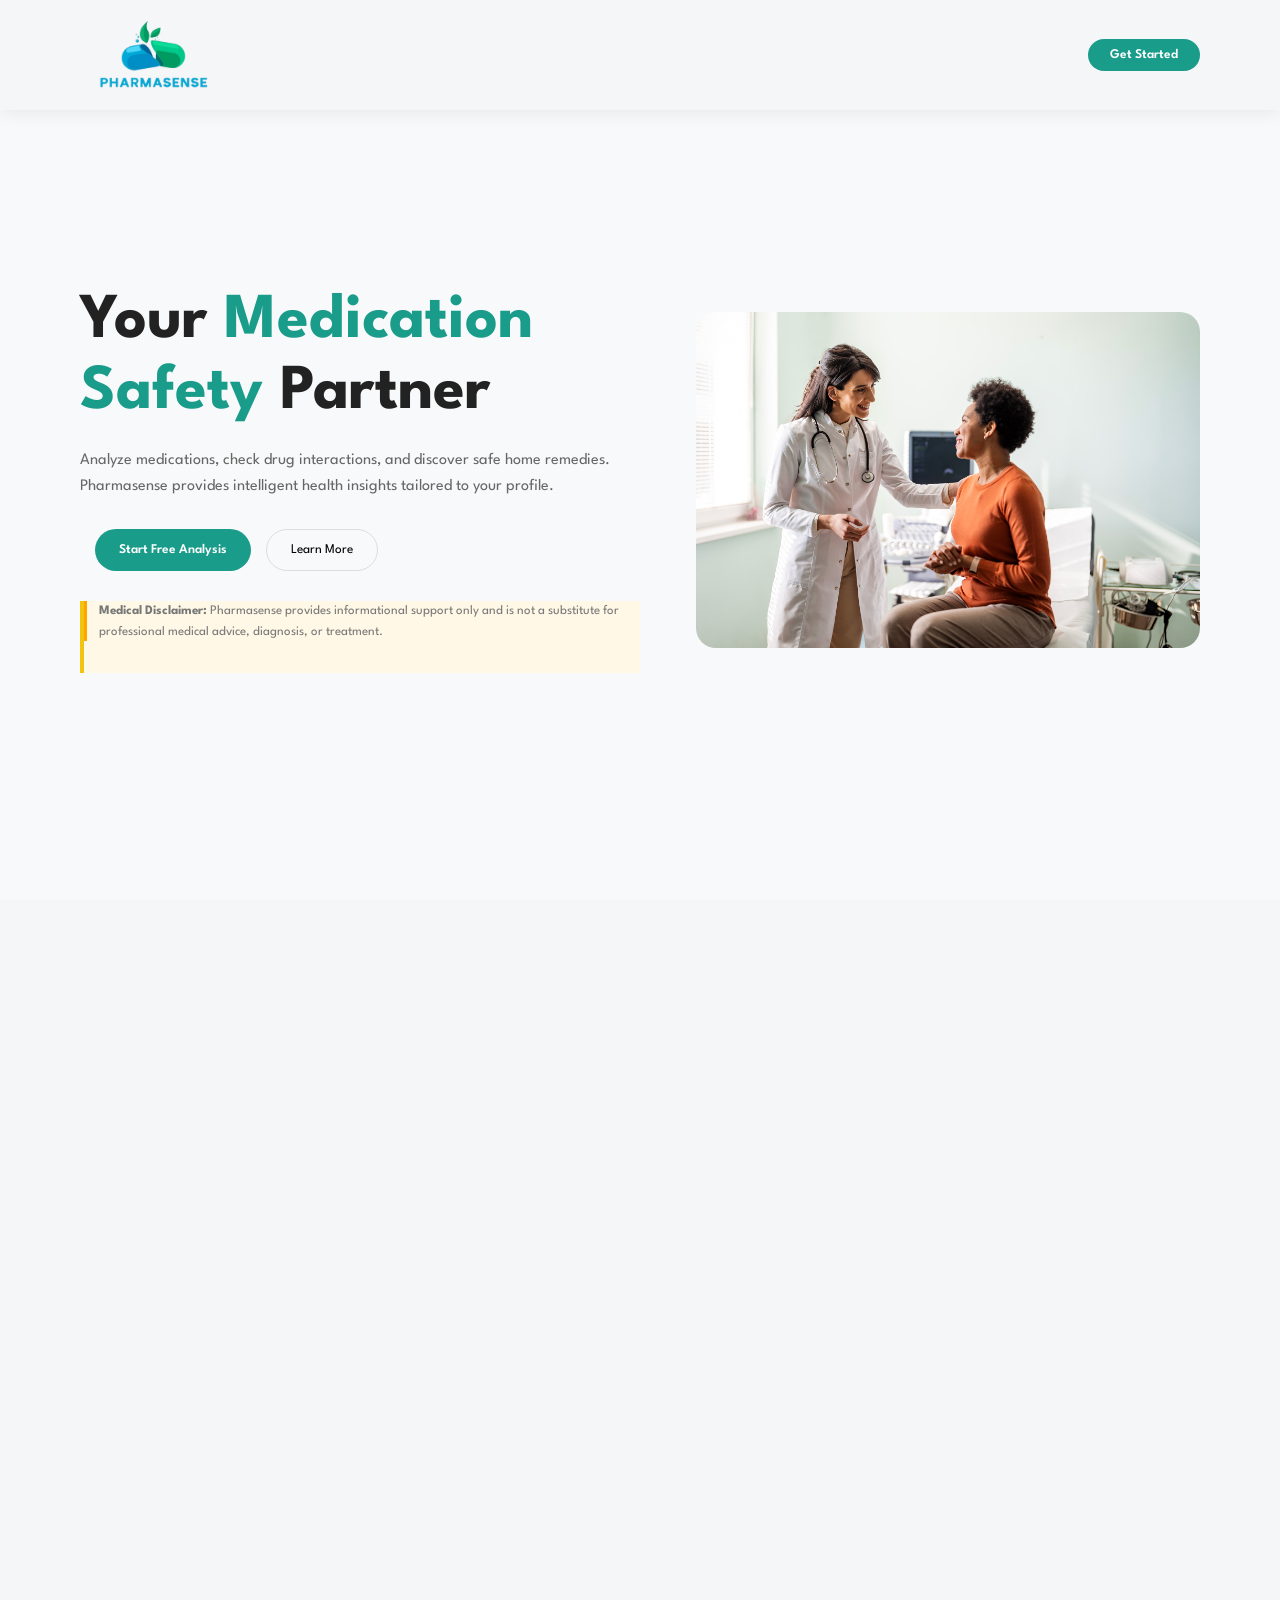
<file: index.html>
<html lang="en">
  <head>
    <meta charset="UTF-8" />
    <meta http-equiv="X-UA-Compatible" content="IE=edge" />
    <meta name="viewport" content="width=device-width, initial-scale=1.0" />

    <link
      rel="stylesheet"
      href="https://use.fontawesome.com/releases/v5.15.4/css/all.css"
    />
    <title>PharmaSense</title>
    <link rel="stylesheet" href="style.css" />
  </head>
  <body>
    <header id="header">
      <a href="#index.html"><img src="logo.png" class="logo" alt="" /></a>

      <div>
        <ul id="navbar">
          <a href="signup.html"><button>Get Started</button></a>
        </ul>
      </div>
    </header>

    <section id="hero">
      <div class="hero-text">
        <h1>
          Your <span>Medication</span><br />
          <span>Safety</span> Partner
        </h1>

        <p>
          Analyze medications, check drug interactions, and discover safe home
          remedies. Pharmasense provides intelligent health insights tailored to
          your profile.
        </p>

        <div class="hero-buttons">
          <a href="signup.html"></a
          ><button class="primary-btn">Start Free Analysis</button>
          <button class="secondary-btn">Learn More</button>
        </div>

        <div class="disclaimer">
          <span class="line"></span>
          <p>
            <b>Medical Disclaimer:</b> Pharmasense provides informational
            support only and is not a substitute for professional medical
            advice, diagnosis, or treatment.
          </p>
        </div>
      </div>

      <div class="hero-img">
        <img src="doctor.jpg" alt="" />
      </div>
    </section>

    <section id="features">
      <div class="features-title">
        <h2>Comprehensive Health Features</h2>
        <p>Everything you need for medication safety</p>
      </div>

      <div class="features-container">
        <!-- <div class="feature-box">
          <div class="icon green">
            <i class="fas fa-capsules"></i>
          </div>
          <h3>Ingredient Checker</h3>
          <p>
            Detailed analysis of active ingredients, purposes, and side effects
          </p>
        </div> -->

        <div class="feature-box">
          <div class="icon orange">
            <i class="fas fa-shield-alt"></i>
          </div>
          <h3>Drug Compatibility</h3>
          <p>
            Check interactions between multiple medications with severity
            ratings
          </p>
        </div>

        <div class="feature-box">
          <div class="icon green">
            <i class="fas fa-heartbeat"></i>
          </div>
          <h3>Safety Analysis</h3>
          <p>Personalized safety assessment based on your health profile</p>
        </div>

        <div class="feature-box" onclick="goToRemedies()">
          <div class="icon orange">
            <i class="fas fa-home"></i>
          </div>
          <h3>Home Remedies</h3>
          <p>Natural, safe remedies for common ailments and conditions</p>
        </div>
      </div>
    </section>

    <section id="analysis">
      <div class="analysis-img">
        <img src="pills.jpg" alt="Medicine" />
      </div>

      <div class="analysis-text">
        <h2>Intelligent Analysis, Personalized Results</h2>

        <p class="analysis-desc">
          Our AI-powered platform analyzes your unique health profile including
          age, conditions, allergies, and current medications to provide
          tailored safety recommendations.
        </p>

        <div class="analysis-point">
          <i class="fas fa-check"></i>
          <div>
            <h4>Comprehensive Profile</h4>
            <p>Track conditions, allergies, and medications</p>
          </div>
        </div>

        <div class="analysis-point">
          <i class="fas fa-check"></i>
          <div>
            <h4>Real-time Analysis</h4>
            <p>Instant insights powered by advanced AI</p>
          </div>
        </div>

        <div class="analysis-point">
          <i class="fas fa-check"></i>
          <div>
            <h4>Safety First</h4>
            <p>Color-coded warnings and clear recommendations</p>
          </div>
        </div>
      </div>
    </section>

    <!-- <link rel="stylesheet" href="chatbot.css" />
    <script src="chatbot.js"></script>

    <div id="chatbot-placeholder"></div>

    <script>
      fetch("/chatbot/chatbot.html")
        .then((res) => res.text())
        .then((data) => {
          document.getElementById("chatbot-placeholder").innerHTML = data;
        });
    </script> -->
  </body>
</html>
</file>
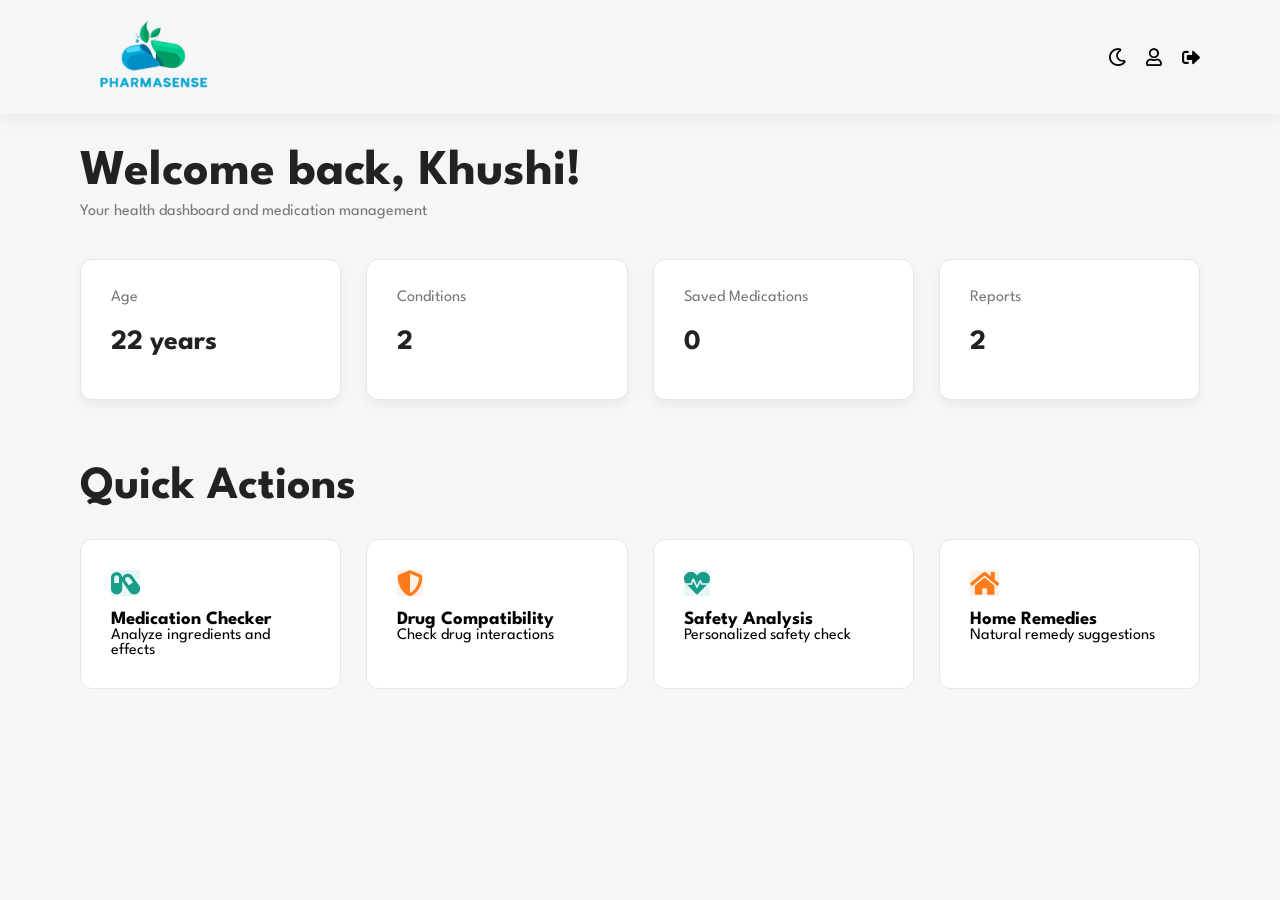
<file: dashboard.html>
<!doctype html>
<html lang="en">
  <head>
    <meta charset="UTF-8" />
    <meta name="viewport" content="width=device-width, initial-scale=1.0" />

    <title>Dashboard | Pharmasense</title>

    <link rel="stylesheet" href="style.css" />

    <link
      rel="stylesheet"
      href="https://use.fontawesome.com/releases/v5.15.4/css/all.css"
    />
  </head>

  <body>
    <header id="header">
      <a href="#"><img src="logo.png" class="logo" /></a>

      <div class="dashboard-icons">
        <i class="far fa-moon"></i>
        <i class="far fa-user"></i>
        <i class="fas fa-sign-out-alt"></i>
      </div>
    </header>

    <section id="dashboard">
      <h1>Welcome back, Khushi!</h1>
      <p class="dashboard-sub">
        Your health dashboard and medication management
      </p>

      <div class="stats">
        <div class="stat-card">
          <p>Age</p>
          <h2>22 years</h2>
        </div>

        <div class="stat-card">
          <p>Conditions</p>
          <h2>2</h2>
        </div>

        <div class="stat-card">
          <p>Saved Medications</p>
          <h2>0</h2>
        </div>

        <div class="stat-card">
          <p>Reports</p>
          <h2>2</h2>
        </div>
      </div>

      <h2 class="quick-title">Quick Actions</h2>

      <div class="actions">
        <div class="action-card">
          <i class="fas fa-capsules green"></i>
          <h3>Medication Checker</h3>
          <p>Analyze ingredients and effects</p>
        </div>

        <div class="action-card" onclick="window.location.href = 'drug.html'">
          <i class="fas fa-shield-alt orange"></i>
          <h3>Drug Compatibility</h3>
          <p>Check drug interactions</p>
        </div>

        <div class="action-card">
          <i class="fas fa-heartbeat green"></i>
          <h3>Safety Analysis</h3>
          <p>Personalized safety check</p>
        </div>

        <div class="action-card">
          <i class="fas fa-home orange"></i>
          <h3>Home Remedies</h3>
          <p>Natural remedy suggestions</p>
        </div>
      </div>
    </section>
  </body>
</html>
</file>
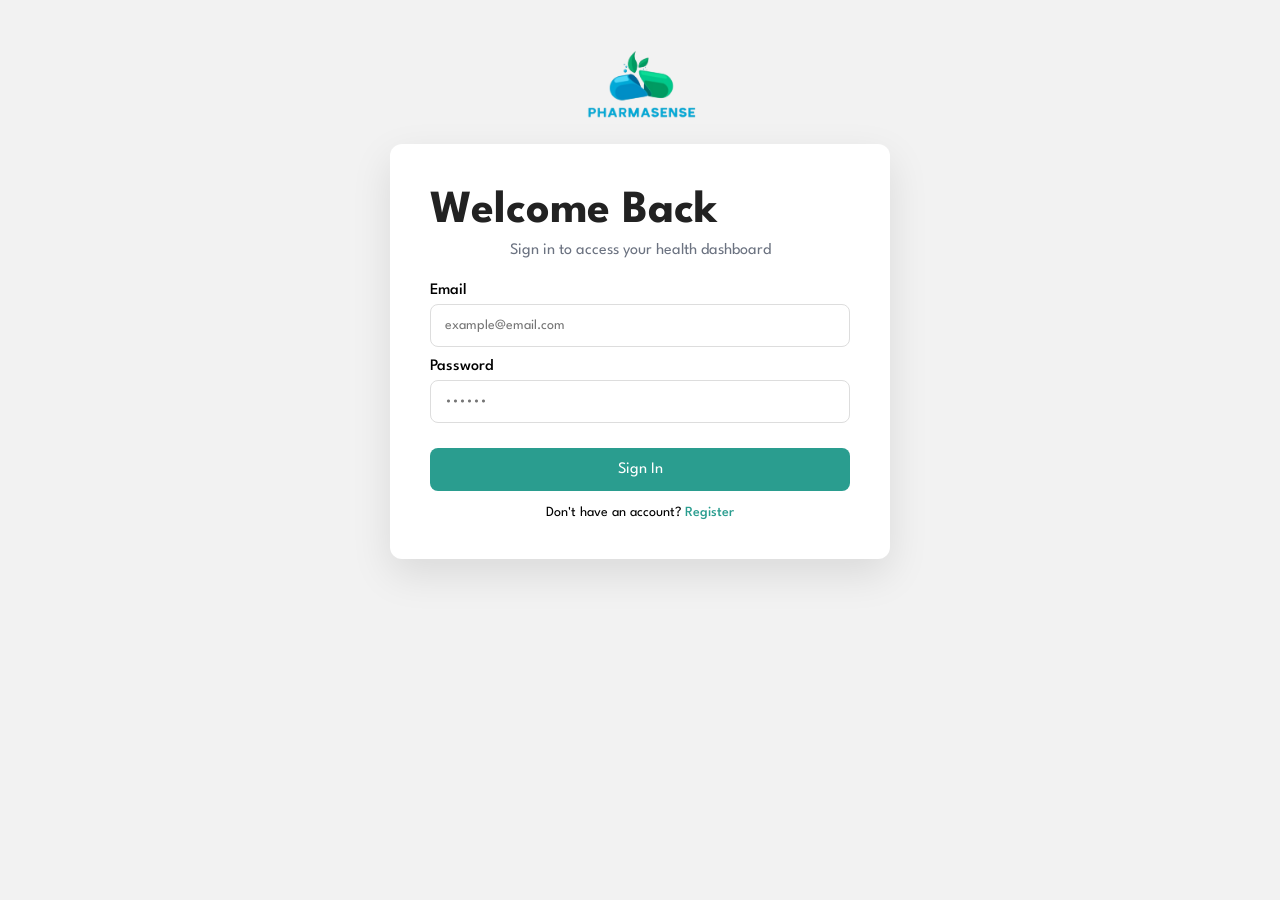
<file: login.html>
<!doctype html>
<html lang="en">
  <head>
    <meta charset="UTF-8" />
    <meta name="viewport" content="width=device-width, initial-scale=1.0" />

    <title>Login | Pharmasense</title>

    <link rel="stylesheet" href="style.css" />

    <link
      rel="stylesheet"
      href="https://use.fontawesome.com/releases/v5.15.4/css/all.css"
    />
  </head>

  <body class="login-body">
    <div class="login-container">
      <div class="login-logo">
        <img class="logo" src="logo.png" alt="" />
      </div>

      <div class="login-card">
        <h2>Welcome Back</h2>
        <p class="login-sub">Sign in to access your health dashboard</p>

        <form action="login.php" method="POST">
          <label>Email</label>
          <input
            name="email"
            type="email"
            placeholder="example@email.com"
            required
          />

          <label>Password</label>
          <input
            name="password"
            type="password"
            placeholder="••••••"
            required
          />

          <button type="submit" class="login-btn">Sign In</button>
        </form>

        <p class="register-text">
          Don't have an account? <a href="signup.html">Register</a>
        </p>
      </div>
    </div>
  </body>
</html>
</file>
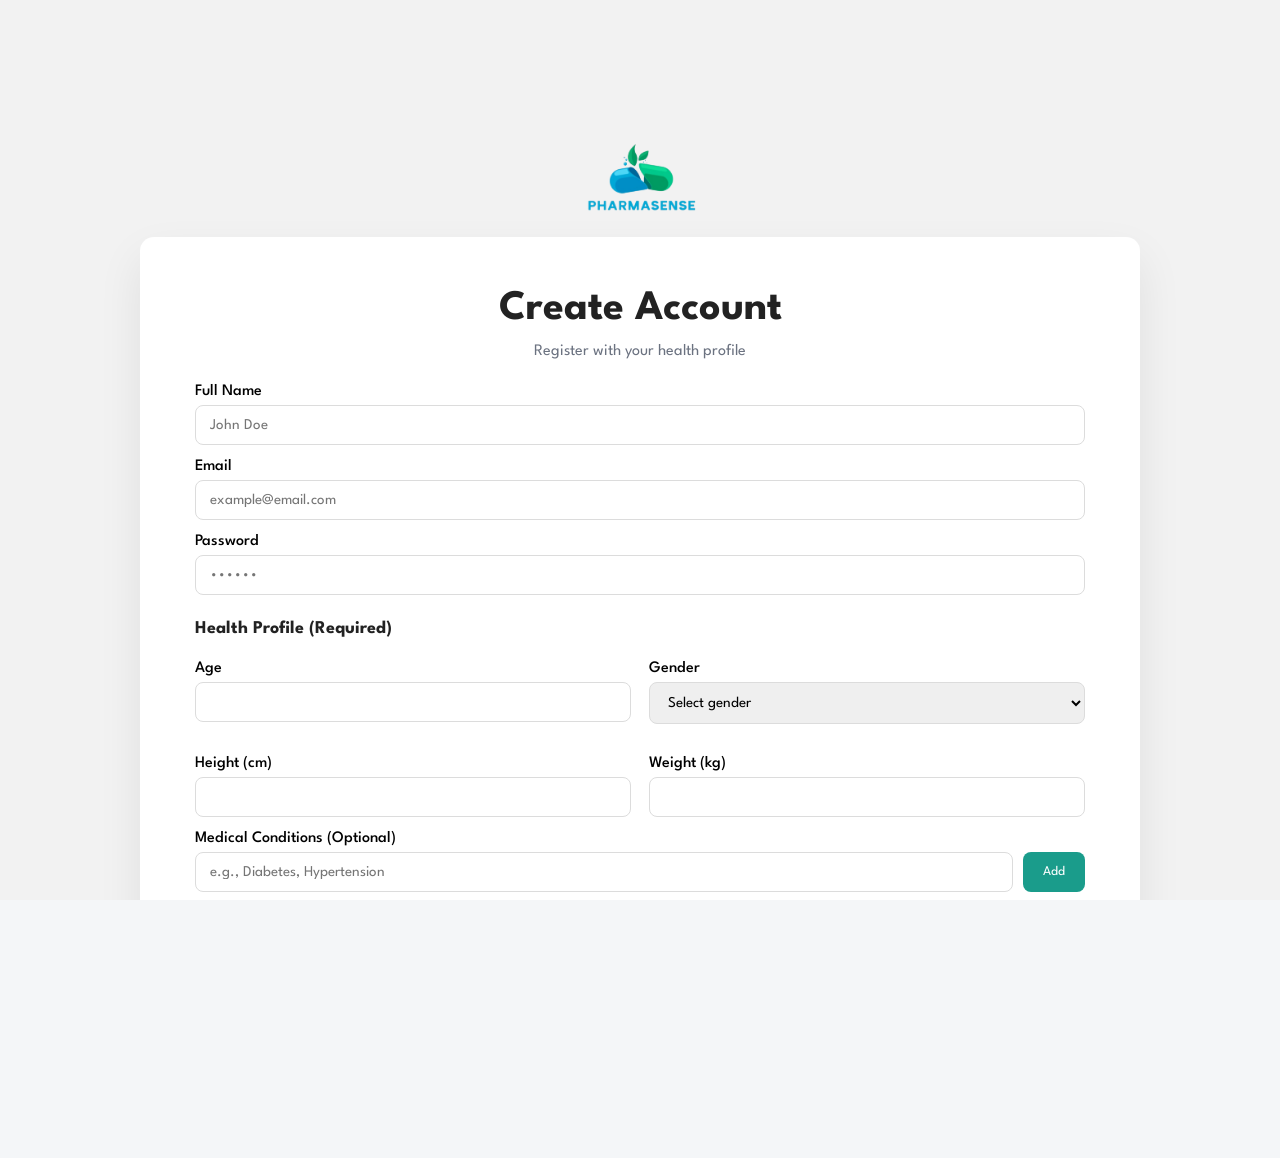
<file: signup.html>
<!doctype html>
<html lang="en">
  <head>
    <meta charset="UTF-8" />
    <meta name="viewport" content="width=device-width, initial-scale=1.0" />

    <title>Register | Pharmasense</title>

    <link rel="stylesheet" href="style.css" />

    <link
      rel="stylesheet"
      href="https://use.fontawesome.com/releases/v5.15.4/css/all.css"
    />
  </head>

  <body class="login-body">
    <div class="signup-wrapper">
      <div class="login-logo">
        <img class="logo" src="logo.png" alt="" />
      </div>

      <div class="signup-card">
        <h2>Create Account</h2>
        <p class="login-sub">Register with your health profile</p>

        <form action="signup.php" method="POST" onsubmit="prepareForm()">
          <label>Full Name</label>
          <input type="text" name="full_name" placeholder="John Doe" required />

          <label>Email</label>
          <input
            name="email"
            type="email"
            placeholder="example@email.com"
            required
          />

          <label>Password</label>
          <input
            name="password"
            type="password"
            placeholder="••••••"
            required
          />

          <h4 class="health-title">Health Profile (Required)</h4>

          <div class="health-grid">
            <div>
              <label>Age</label>
              <input type="number" name="age" />
            </div>

            <div>
              <label>Gender</label>
              <select name="gender">
                <option>Select gender</option>
                <option>Male</option>
                <option>Female</option>
              </select>
            </div>

            <div>
              <label>Height (cm)</label>
              <input type="number" name="height" />
            </div>

            <div>
              <label>Weight (kg)</label>
              <input name="weight" type="number" />
            </div>
          </div>

          <label>Medical Conditions (Optional)</label>
          <div class="add-row">
            <input
              id="conditionInput"
              type="text"
              placeholder="e.g., Diabetes, Hypertension"
              onkeypress="
                if (event.key === 'Enter') {
                  addItem('conditionInput', 'conditionList', 'conditions');
                  event.preventDefault();
                }
              "
            />
            <button
              type="button"
              class="add-btn"
              onclick="addItem('conditionInput', 'conditionList', 'conditions')"
            >
              Add
            </button>
          </div>
          <div id="conditionList" class="added-list"></div>

          <label>Allergies (Optional)</label>
          <div class="add-row">
            <input
              id="allergyInput"
              type="text"
              placeholder="e.g., Penicillin, Peanuts"
              onkeypress="
                if (event.key === 'Enter') {
                  addItem('allergyInput', 'allergyList', 'allergies');
                  event.preventDefault();
                }
              "
            />
            <button
              type="submit"
              class="add-btn"
              onclick="addItem('allergyInput', 'allergyList', 'allergies')"
            >
              Add
            </button>
          </div>
          <div id="allergyList" class="added-list"></div>

          <input type="hidden" name="conditions" id="conditionsField" />
          <input type="hidden" name="allergies" id="allergiesField" />
          <button class="login-btn">Create Account</button>
        </form>

        <p class="register-text">
          Already have an account? <a href="login.html">Sign In</a>
        </p>
      </div>
    </div>

    <script>
      let conditions = [];
      let allergies = [];

      function addItem(inputId, listId, type) {
        const input = document.getElementById(inputId);
        const value = input.value.trim();

        if (value === "") return;

        let listArray;

        if (type === "conditions") {
          listArray = conditions;
        } else {
          listArray = allergies;
        }

        // prevent duplicates
        if (listArray.includes(value.toLowerCase())) {
          alert("Name entered is already added.");
          input.value = "";
          return;
        }

        listArray.push(value.toLowerCase());

        const list = document.getElementById(listId);

        const itemBox = document.createElement("div");
        itemBox.className = "added-drug";

        itemBox.innerHTML = `
      <span>${value}</span>
      <i class="fas fa-times"></i>
    `;

        // delete item
        itemBox.querySelector("i").onclick = function () {
          itemBox.remove();

          if (type === "conditions") {
            conditions = conditions.filter((c) => c !== value.toLowerCase());
          } else {
            allergies = allergies.filter((a) => a !== value.toLowerCase());
          }
        };

        list.appendChild(itemBox);

        input.value = "";
      }

      function prepareForm() {
        document.getElementById("conditionsField").value = conditions.join(",");
        document.getElementById("allergiesField").value = allergies.join(",");
      }
    </script>
  </body>
</html>
</file>
<file: style.css>
@import url("https://fonts.googleapis.com/css2?family=Spartan:wght@100;200;300;400;500;600;700;800;900&display=swap");
* {
  margin: 0;
  padding: 0;
  box-sizing: border-box;
  font-family: "Spartan", sans-serif;
}

html {
  scroll-behavior: smooth;
}

html,
body {
  height: 100%;
  margin: 0;
  display: flex;
  flex-direction: column;
  overflow-x: hidden;
  background: #f4f6f8;
}

body > *:not(.footer) {
  flex: 1;
}

/* Global Styles */

h1 {
  font-size: 50px;
  line-height: 64px;
  color: #222;
}

h2 {
  font-size: 46px;
  line-height: 54px;
  color: #222;
}

h4 {
  font-size: 20px;
  color: #222;
}

h6 {
  font-weight: 700;
  font-size: 12px;
}

body {
  width: 100%;
}

.section-p1 {
  padding: 40px 80px;
}

.logo {
  height: 70px;
}

#header {
  position: fixed;
  z-index: 999;
  display: flex;
  align-items: center;
  justify-content: space-between;
  padding: 20px 80px;
  background: #f4f6f8;
  box-shadow: 0 5px 15px rgba(0, 0, 0, 0.06);
  width: 100%;
  top: 0;
  left: 0;
}

#navbar {
  display: flex;
  align-items: center;
  justify-content: center;
}

#navbar button {
  background: #1a9c8b;
  color: white;
  border: none;
  padding: 10px 22px;
  border-radius: 25px;
  cursor: pointer;
  font-weight: 600;
}

#hero {
  display: flex;
  align-items: center;
  justify-content: space-between;
  padding: 140px 80px 80px 80px;
  background: #f8f9fa;
  min-height: 100vh;
}

.hero-text {
  width: 50%;
}

.hero-text h1 {
  font-size: 64px;
  line-height: 1.1;
  font-weight: 700;
  margin-bottom: 20px;
}

.hero-text span {
  color: #1a9c8b;
}

.hero-text p {
  font-size: 16px;
  color: #666;
  margin-bottom: 30px;
  line-height: 1.6;
}

.hero-buttons {
  display: flex;
  gap: 15px;
  margin-bottom: 30px;
}

.primary-btn {
  background: #1a9c8b;
  color: white;
  border: none;
  padding: 14px 24px;
  border-radius: 30px;
  cursor: pointer;
  font-weight: 600;
}

.secondary-btn {
  background: transparent;
  border: 1px solid #ddd;
  padding: 14px 24px;
  border-radius: 30px;
  cursor: pointer;
}

.disclaimer {
  display: flex;
  align-items: flex-start;
  gap: 12px;
}

.disclaimer .line {
  width: 4px;
  height: 40px;
  background: orange;
}

.disclaimer p {
  font-size: 13px;
  color: #777;
}

.hero-img {
  width: 45%;
}

.hero-img img {
  width: 100%;
  border-radius: 20px;
}

#features {
  padding: 120px 80px;
  background: #f8f9fb;
  text-align: center;
}

.features-title h2 {
  font-size: 36px;
  margin-bottom: 10px;
}

.features-title p {
  color: #777;
  margin-bottom: 60px;
}

.features-container {
  display: grid;
  grid-template-columns: repeat(4, 1fr);
  gap: 30px;
}

.feature-box {
  background: white;
  padding: 35px;
  border-radius: 12px;
  border: 1px solid #e5e5e5;
  text-align: left;
  transition: 0.3s;
}

.feature-box:hover {
  transform: translateY(-5px);
  box-shadow: 0 10px 25px rgba(0, 0, 0, 0.08);
}

.feature-box h3 {
  font-size: 18px;
  margin-bottom: 10px;
}

.feature-box p {
  color: #666;
  font-size: 14px;
  line-height: 1.6;
}

.icon {
  width: 50px;
  height: 50px;
  border-radius: 10px;
  display: flex;
  align-items: center;
  justify-content: center;
  margin-bottom: 15px;
  font-size: 20px;
}

.green {
  background: #e7f7f4;
  color: #1a9c8b;
}

.orange {
  background: #fff1e8;
  color: #ff7a18;
}

#analysis {
  padding: 120px 80px;
  display: flex;
  align-items: center;
  justify-content: space-between;
  gap: 60px;
  background: #f8f9fb;
}

.analysis-img {
  width: 50%;
}

.analysis-img img {
  width: 100%;
  border-radius: 20px;
}

.analysis-text {
  width: 50%;
}

.analysis-text h2 {
  font-size: 36px;
  margin-bottom: 20px;
}

.analysis-desc {
  color: #666;
  margin-bottom: 30px;
  line-height: 1.6;
}

.analysis-point {
  display: flex;
  gap: 15px;
  margin-bottom: 20px;
}

.analysis-point i {
  background: #1a9c8b;
  color: white;
  width: 28px;
  height: 28px;
  border-radius: 50%;
  display: flex;
  align-items: center;
  justify-content: center;
  font-size: 12px;
  margin-top: 5px;
}

.analysis-point h4 {
  font-size: 16px;
  margin-bottom: 4px;
}

.analysis-point p {
  font-size: 14px;
  color: #666;
}

/* login.html */

.login-body {
  background: #f4f6f8;
  height: 100vh;
  display: flex;
  align-items: center;
  justify-content: center;
}

.login-container {
  width: 100%;
  max-width: 500px;
  text-align: center;
  margin-top: 50px;
}

.login-logo img {
  margin-bottom: 20px;
}

.login-card {
  background: white;
  padding: 40px;
  border-radius: 12px;
  box-shadow: 0 15px 40px rgba(0, 0, 0, 0.1);
  text-align: left;
}

.login-card h2 {
  margin-bottom: 5px;
}

.login-sub {
  color: #666;
  margin-bottom: 25px;
}

.login-card label {
  display: block;
  margin: 12px 0 6px;
  font-weight: 500;
}

.login-card input {
  width: 100%;
  padding: 14px;
  border-radius: 8px;
  border: 1px solid #ddd;
  font-size: 14px;
}

.login-card input:focus {
  outline: none;
  border-color: #1a9c8b;
}

.login-btn {
  width: 100%;
  margin-top: 20px;
  padding: 14px;
  background: #1a9c8b;
  border: none;
  color: white;
  border-radius: 8px;
  font-size: 16px;
  cursor: pointer;
}

.register-text {
  text-align: center;
  margin-top: 18px;
  font-size: 14px;
}

.register-text a {
  color: #1a9c8b;
  text-decoration: none;
  font-weight: 500;
}

/* signup.html */

.health-title {
  margin-top: 25px;
  margin-bottom: 10px;
}

.health-grid {
  display: grid;
  grid-template-columns: 1fr 1fr;
  gap: 15px;
  margin-bottom: 10px;
}

.login-card select {
  width: 100%;
  padding: 14px;
  border-radius: 8px;
  border: 1px solid #ddd;
  font-size: 14px;
}

.login-card select:focus {
  outline: none;
  border-color: #1a9c8b;
}

.add-row {
  display: flex;
  gap: 10px;
}

.add-row input {
  flex: 1;
}

.add-btn {
  padding: 0 16px;
  border: 1px solid #ddd;
  border-radius: 8px;
  background: #f4f6f8;
  cursor: pointer;
}

.add-btn:hover {
  background: #e6ecef;
}

.login-body {
  background: #f2f2f2;
  min-height: 100vh;
  display: flex;
  align-items: center;
  justify-content: center;
}

.signup-wrapper {
  width: 100%;
  max-width: 1000px;
  margin: auto;
  text-align: center;
  margin-top: 380px;
  padding-bottom: 30px;
}

.signup-wrapper .logo {
  margin-top: 20px;
}

.signup-card {
  background: white;
  padding: 45px 55px;
  border-radius: 14px;
  box-shadow: 0 20px 45px rgba(0, 0, 0, 0.08);
  text-align: left;
}

.signup-card h2 {
  font-size: 42px;
  margin-bottom: 8px;
  text-align: center;
}

.login-sub {
  color: #6b7280;
  margin-bottom: 25px;
  text-align: center;
}

.signup-card label {
  display: block;
  margin-top: 14px;
  margin-bottom: 6px;
  font-weight: 500;
}

.signup-card input,
.signup-card select {
  width: 100%;
  padding: 12px 14px;
  border-radius: 8px;
  border: 1px solid #dcdcdc;
  font-size: 15px;
  outline: none;
}

.signup-card input:focus,
.signup-card select:focus {
  border-color: #2a9d8f;
}

.health-title {
  margin-top: 25px;
  margin-bottom: 10px;
  font-size: 18px;
}

.health-grid {
  display: grid;
  grid-template-columns: repeat(2, 1fr);
  gap: 18px;
}

.add-btn {
  padding: 10px 16px;
  border: none;
  background: #2a9d8f;
  color: white;
  border-radius: 8px;
  cursor: pointer;
}

.add-btn:hover {
  background: #21867a;
}

.login-btn {
  width: 100%;
  margin-top: 25px;
  padding: 14px;
  background: #2a9d8f;
  color: white;
  border: none;
  font-size: 16px;
  border-radius: 8px;
  cursor: pointer;
}

.login-btn:hover {
  background: #21867a;
}

.register-text {
  text-align: center;
  margin-top: 15px;
}

.register-text a {
  color: #2a9d8f;
  text-decoration: none;
}

.added-list {
  margin-top: 10px;
  display: flex;
  flex-direction: column;
  gap: 8px;
}

/* dashboard.html */

#dashboard {
  padding: 140px 80px;
}

.dashboard-sub {
  color: #777;
  margin-bottom: 40px;
}

.stats {
  display: grid;
  grid-template-columns: repeat(4, 1fr);
  gap: 25px;
  margin-bottom: 60px;
}

.stat-card {
  background: white;
  padding: 30px;
  border-radius: 12px;
  border: 1px solid #e6e6e6;
  box-shadow: 0 5px 10px rgba(0, 0, 0, 0.05);
}

.stat-card p {
  color: #777;
  margin-bottom: 10px;
}

.stat-card h2 {
  font-size: 28px;
}

.quick-title {
  margin-bottom: 25px;
  margin-top: 60px;
}

.actions {
  display: grid;
  grid-template-columns: repeat(4, 1fr);
  gap: 25px;
}

.action-card {
  background: white;
  padding: 30px;
  border-radius: 12px;
  border: 1px solid #e6e6e6;
  transition: 0.3s;
}

.action-card:hover {
  transform: translateY(-5px);
  box-shadow: 0 10px 20px rgba(0, 0, 0, 0.08);
}

.action-card i {
  font-size: 26px;
  margin-bottom: 15px;
}

.green {
  color: #1a9c8b;
}

.orange {
  color: #ff7a18;
}

.dashboard-icons {
  display: flex;
  gap: 20px;
  font-size: 18px;
  cursor: pointer;
}

/* popup */

.popup {
  position: fixed;
  top: 0;
  left: 0;
  width: 100%;
  height: 100%;
  background: rgba(0, 0, 0, 0.5);
  display: flex;
  justify-content: center;
  align-items: center;
  z-index: 9999;
}

.hidden {
  display: none;
}

.popup-box {
  background: #fff;
  padding: 30px 40px;
  border-radius: 10px;
  width: 400px;
  max-width: 90%;
  text-align: center;
  box-shadow: 0 10px 30px rgba(0, 0, 0, 0.2);
}

.popup-box p {
  font-size: 18px;
  margin-bottom: 25px;
}

.popup-box button {
  margin: 0 10px;
  padding: 10px 20px;
  border-radius: 25px;
  border: none;
  cursor: pointer;
  font-size: 16px;
}

.history {
  display: flex;
  flex-direction: column;
  gap: 15px;
  margin-top: 50px;
}

.history-card {
  display: flex;
  align-items: flex-start;
  gap: 15px;
  background: white;
  padding: 16px 18px;
  border-radius: 12px;
  border: 1px solid #eee;
  box-shadow: 0 4px 10px rgba(0, 0, 0, 0.05);
  transition: 0.3s;
  position: relative;
}

.history-card::before {
  content: "";
  position: absolute;
  left: 0;
  top: 10px;
  bottom: 10px;
  width: 4px;
  border-radius: 10px;
  background: #2a9d8f;
}

.history-card:hover {
  transform: translateY(-3px);
  box-shadow: 0 8px 20px rgba(0, 0, 0, 0.08);
}

.history-card i {
  font-size: 16px;
  background: #eef7f6;
  color: #2a9d8f;
  width: 40px;
  height: 40px;
  border-radius: 50%;
  display: flex;
  align-items: center;
  justify-content: center;
}

.history-info {
  flex: 1;
}

.history-info h3 {
  margin: 0;
  font-size: 15px;
  font-weight: 600;
}

.history-row {
  display: flex;
  justify-content: space-between;
  align-items: center;
  margin-top: 6px;
}

.history-label {
  font-size: 14px;
  color: #444;
  font-weight: 500;
}

.history-badge {
  padding: 4px 10px;
  border-radius: 20px;
  font-size: 12px;
  font-weight: 600;
}

/* .history-badge.safe {
  background: #e6f9f0;
  color: #2ecc71;
}

.history-badge.unsafe {
  background: #ffe5e5;
  color: #e74c3c;
} */

.history-info small {
  display: block;
  margin-top: 6px;
  font-size: 12px;
  color: #999;
}

.history-card.drug::before {
  background: #2ecc71;
}
.history-card.safety::before {
  background: #ff7a18;
}
.history-card.remedy::before {
  background: #3498db;
}

/* drug compatibility */

.sub-header {
  display: flex;
  align-items: center;
  gap: 15px;
  padding: 25px 80px;
}

.sub-header h2 {
  font-size: 22px;
}

.back {
  font-size: 18px;
  color: #333;
}

#drug-check {
  text-align: center;
  padding: 20px 20px;
}

#drug-check h1 {
  font-size: 36px;
  margin-bottom: 10px;
}

.subtitle {
  color: #777;
  margin-bottom: 40px;
}

.drug-box {
  max-width: 700px;
  margin: auto;
  margin-bottom: 80px;
  background: white;
  padding: 35px;
  border-radius: 14px;
  box-shadow: 0 8px 25px rgba(0, 0, 0, 0.08);
  text-align: left;
}

.small-text {
  color: #777;
  margin-bottom: 20px;
}

.drug-input {
  display: flex;
  gap: 10px;
  margin-bottom: 20px;
}

.drug-input input {
  flex: 1;
  padding: 14px;
  border-radius: 8px;
  border: 1px solid #ddd;
}

.drug-input.row {
  display: flex;
  flex-direction: row;
  align-items: center;
  gap: 12px;
}

.drug-input.row input {
  flex: 0 !important;
  width: 140px;
}

.drug-input.row .heading,
.drug-input.row label {
  margin: 0;
  min-width: 80px;
}

.drug-input button,
.savechanges button,
.add-row button {
  background: #1a9c8b;
  color: white;
  border: none;
  padding: 12px 20px;
  border-radius: 8px;
  cursor: pointer;
}

.added-drug {
  display: flex;
  justify-content: space-between;
  align-items: center;
  background: #eef2f5;
  padding: 12px 15px;
  border-radius: 8px;
  margin-bottom: 10px;
}

.check-btn {
  width: 100%;
  background: #6daaa3;
  border: none;
  padding: 14px;
  border-radius: 10px;
  color: white;
  font-size: 16px;
  cursor: pointer;
}

.check-btn:disabled {
  opacity: 0.5;
  cursor: not-allowed;
}

.drug-box #results {
  margin-top: 20px;
}

.result-card {
  background: #fff;
  padding: 20px;
  margin: 15px 0;
  border-radius: 12px;
  box-shadow: 0 4px 10px rgba(0, 0, 0, 0.08);
}

.result-card h3 {
  margin-bottom: 10px;
}

.safe {
  color: green;
  font-weight: bold;
}

.unsafe {
  color: red;
  font-weight: bold;
}

.desc {
  color: #555;
  font-size: 14px;
}

.result-hero {
  text-align: center;
  margin-bottom: 25px;
  padding: 20px;
  border-radius: 12px;
}

.result-status {
  font-size: 28px;
  font-weight: bold;
}

.result-drugs {
  font-size: 18px;
  margin-top: 8px;
  opacity: 0.8;
}

.result-hero.safe {
  background: #eafaf1;
}

.result-hero.unsafe {
  background: #fdecea;
}

.card {
  background: #ffffff;
  padding: 18px;
  margin: 15px 0;
  border-radius: 12px;
  box-shadow: 0 4px 12px rgba(0, 0, 0, 0.06);
  color: #444; /* results text color */
}

.card h3 {
  margin-bottom: 10px;
  color: #222;
}

.ingredient-table {
  width: 100%;
  border-collapse: collapse;
  margin-top: 10px;
}

.ingredient-table th,
.ingredient-table td {
  border: 1px solid #ddd;
  padding: 10px;
}

.ingredient-table th {
  background: #f5f5f5;
}

.highlight {
  color: #e74c3c;
  font-weight: bold;
  margin-top: 10px;
}

.safe-text {
  color: #27ae60;
  margin-top: 10px;
}

.disclaimer {
  background: #fff8e6;
  border-left: 4px solid #f1c40f;
}

.effects-list {
  margin-top: 10px;
  padding-left: 20px;
}

.effects-list li {
  margin-bottom: 5px;
  color: #333;
}

.note {
  font-size: 13px;
  color: #777;
  margin-top: 10px;
}

/* profile.php */

.profile-grid {
  display: grid;
  grid-template-columns: repeat(4, 1fr);
  gap: 25px;
}

.profile-card {
  background: white;
  padding: 30px;
  border-radius: 12px;
  border: 1px solid #e6e6e6;
  box-shadow: 0 5px 10px rgba(0, 0, 0, 0.05);
}

.edit-btn {
  background: #d9a299;
  color: white;
  border: none;
  padding: 10px 20px;
  border-radius: 8px;
  cursor: pointer;
  margin-bottom: 20px;
}

.profile-card input {
  border: none;
  background: transparent;
  text-align: center;
  font-size: 16px;
  width: 100%;
}

.profile-card input:enabled {
  border: 1px solid #ccc;
  background: #fff;
  padding: 5px;
  border-radius: 5px;
}

.profile-card h3 {
  color: #777;
  margin-bottom: 10px;
}

.profile-card p {
  font-size: 22px;
  font-weight: 600;
}

.title {
  text-align: center;
  /* font-size: 70px; */
  padding-top: 20px;
}

.dashboard-container {
  padding: 140px 80px;
}

.profile-header {
  margin-bottom: 40px;
}

.profile-name {
  display: flex;
  align-items: center;
  gap: 20px;
}

.profile-name h2 {
  font-size: 32px;
  margin-bottom: 5px;
}

.profile-name p {
  color: #777;
  font-size: 16px;
}

.profile-name img {
  width: 100px;
}

.edit-mode {
  width: 100%;
  padding: 8px;
  font-size: 18px;
  border: 1px solid #ddd;
  border-radius: 6px;
  text-align: center;
}

.view-mode {
  font-size: 22px;
  font-weight: 600;
}

.name-row {
  display: flex;
  align-items: center;
  gap: 10px;
}

.edit-icon {
  font-size: 16px;
  color: #888;
  cursor: pointer;
  transition: 0.2s;
}

.edit-icon:hover {
  color: #1a9c8b;
  transform: scale(1.1);
}

.pagination {
  text-align: center;
}

@media (max-width: 477px) {
  .logo {
    height: 50px;
  }

  #header {
    padding: 20px 20px;
  }

  #dashboard {
    padding: 140px 40px;
  }

  #dashboard h1 {
    font-size: 24px;
    line-height: 32px;
  }

  #dashboard p {
    font-size: 12px;
  }

  .stats {
    grid-template-columns: repeat(2, 1fr);
    gap: 10px;
    margin-bottom: 20px;
  }

  .stat-card {
    padding: 24px;
  }

  .stat-card p {
    color: #777;
    margin-bottom: 0px;
  }

  .stat-card h2 {
    font-size: 24px;
  }

  .quick-title {
    font-size: 26px;
    margin-bottom: 0px;
  }

  .history {
    font-size: 24px;
  }

  .actions {
    display: flex;
    flex-direction: column;
    gap: 10px;
  }

  .action-card {
    display: flex !important;
    flex-direction: row !important;
    align-items: flex-start !important;
    gap: 12px;
  }

  .action-text {
    display: flex;
    flex-direction: column;
  }

  .action-card h3 {
    font-size: 16px;
  }

  .action-card i {
    font-size: 20px;
  }

  /* drug.php */
  .sub-header {
    padding: 25px 30px;
  }

  .sub-header h2 {
    font-size: 18px;
  }

  #drug-check h1 {
    font-size: 24px;
    margin-bottom: 0px;
  }

  #drug-check h3 {
    font-size: 18px;
    padding-bottom: 6px;
  }

  .subtitle {
    font-size: 12px;
  }

  .drug-input button,
  .savechanges button,
  .add-row button {
    padding: 12px 16px;
  }

  /* safety analysis */
  #drug-check h1 {
    font-size: 24px;
    line-height: 30px;
  }

  .drug-input {
    display: flex;
    flex-direction: column;
    width: 100%;
  }

  .drug-input.row {
    flex-direction: row;
    align-items: center;
    gap: 12px;
  }

  .drug-input.row .heading {
    margin: 0;
    font-size: 18px;
    min-width: 70px;
  }

  .drug-input.row h4 {
    margin: 0;
    min-width: 80px;
  }

  .drug-input.row input {
    flex: 0 !important;
    width: 120px;
  }

  .heading2 {
    margin-top: 30px;
  }

  /* home remedies */
  .result-card p {
    font-size: 15px;
  }

  .pagination button,
  .pagination span {
    font-size: 12px;
    padding: 8px 14px;
  }

  /* profile */
  .sub-header {
    display: flex;
    justify-content: space-between;
    align-items: center;
    padding: 20px 25px;
    background-color: #fff;
    box-shadow: 0 2px 6px rgba(0, 0, 0, 0.1);
  }

  .dashboard-container {
    max-width: 900px;
    margin: 0 auto;
    padding: 20px;
  }

  .title {
    font-size: 24px;
    margin-bottom: 20px;
  }

  .profile-header {
    display: flex;
    align-items: center;
    margin-bottom: 20px;
  }

  .profile-name {
    display: flex;
    align-items: center;
    gap: 15px;
  }

  .profile-name img {
    width: 60px;
    height: 60px;
    border-radius: 50%;
    object-fit: cover;
  }

  .profile-text h2 {
    margin: 0;
    font-size: 20px;
  }

  .profile-text p {
    font-size: 14px;
    color: #555;
  }

  .profile-grid {
    display: grid;
    grid-template-columns: repeat(2, 1fr);
    gap: 20px;
  }

  .profile-card {
    background: #fff;
    border-radius: 12px;
    padding: 15px;
    box-shadow: 0 2px 8px rgba(0, 0, 0, 0.1);
  }

  .profile-card h3 {
    font-size: 16px;
    margin-bottom: 10px;
  }

  .profile-card p {
    font-size: 14px;
    color: #333;
  }
}

/* Disclaimer */
.medical-disclaimer {
  border-left: 5px solid #f4c430;
  background: #fffdf5;
  padding: 14px 18px;
  margin-top: 15px;
  font-size: 14px;
  color: #444;
  border-radius: 6px;
}

.footer {
  background: #1e1e1e;
  color: #ccc;
  padding: 40px 80px 20px;
}

.footer-container {
  display: flex;
  justify-content: space-between;
  gap: 40px;
  flex-wrap: wrap;
}

.footer-section h3,
.footer-section h4 {
  color: white;
  margin-bottom: 10px;
}

.footer-section p,
.footer-section a {
  font-size: 14px;
  color: #aaa;
  display: block;
  margin-bottom: 6px;
  text-decoration: none;
}

.footer-section a:hover {
  color: #2a9d8f;
}

.footer-bottom {
  text-align: center;
  margin-top: 20px;
  font-size: 13px;
  color: #777;
}

.footer-logo {
  height: 60px;
  margin: 10px;
}

/* results chart */

.result-card {
  background: white;
  padding: 20px;
  border-radius: 12px;
  margin: 20px 0;
  box-shadow: 0 5px 15px rgba(0, 0, 0, 0.08);
  transition: 0.3s;
}

.result-card:hover {
  transform: translateY(-5px);
}

/* Header */
.result-header {
  display: flex;
  justify-content: space-between;
  align-items: center;
}

.badge {
  padding: 6px 12px;
  border-radius: 20px;
  font-size: 12px;
  font-weight: bold;
}

.safe {
  background: #e6f9f0;
  color: #2ecc71;
}

.unsafe {
  background: #ffe5e5;
  color: #e74c3c;
}
.moderate {
  background: #fff4e5;
  color: #f39c12;
}

.risk-bar {
  display: flex;
  height: 10px;
  border-radius: 10px;
  overflow: hidden;
  background: #eee;
}

.risk-red {
  background: #e74c3c;
}

.risk-green {
  background: #2ecc71;
}

.risk-red,
.risk-green {
  transition: width 0.8s ease;
}

.risk-fill {
  height: 100%;
  background: linear-gradient(to right, #2ecc71, #e74c3c);
}

.risk-text {
  font-size: 13px;
  color: #666;
}

.chart-container {
  width: 180px;
  margin: 10px auto;
}

.reason {
  margin-top: 10px;
  font-size: 14px;
  color: #444;
}

.loading {
  text-align: center;
  padding: 20px;
  font-weight: bold;
}
</file>
<file: chatbot.css>
#chatbot-icon {
  position: fixed;
  bottom: 20px;
  right: 20px;
  background: #28a745;
  color: white;
  font-size: 22px;
  padding: 14px;
  border-radius: 50%;
  cursor: pointer;
  z-index: 9999;
  transition: transform 0.2s ease;
}

#chatbot-icon:hover {
  transform: scale(1.1);
}

#chatbot-container {
  position: fixed;
  bottom: 80px;
  right: 20px;
  width: 320px;
  height: 420px;
  background: white;
  border-radius: 15px;
  display: none;
  flex-direction: column;
  box-shadow: 0px 8px 25px rgba(0, 0, 0, 0.2);
  overflow: hidden;
  animation: slideUp 0.3s ease;
}

@keyframes slideUp {
  from {
    transform: translateY(40px);
    opacity: 0;
  }
  to {
    transform: translateY(0);
    opacity: 1;
  }
}

#chat-header {
  background: #28a745;
  color: white;
  padding: 12px;
  font-weight: bold;
}

#chatbox {
  flex: 1;
  overflow-y: auto;
  padding: 10px;
  background: #f5f5f5;
}

/* Chat bubbles */
.message {
  margin: 8px 0;
  max-width: 80%;
  padding: 8px 12px;
  border-radius: 12px;
  animation: fadeIn 0.2s ease;
}

.user {
  background: #28a745;
  color: white;
  margin-left: auto;
}

.bot {
  background: #e4e6eb;
  color: black;
  margin-right: auto;
}

@keyframes fadeIn {
  from {
    opacity: 0;
    transform: translateY(5px);
  }
  to {
    opacity: 1;
    transform: translateY(0);
  }
}

/* Input area */
#chat-input {
  display: flex;
  border-top: 1px solid #ddd;
}

#userInput {
  flex: 1;
  border: none;
  padding: 10px;
  outline: none;
}

#sendBtn {
  background: #28a745;
  color: white;
  border: none;
  padding: 10px 15px;
  cursor: pointer;
}

/* button inside chat */
.chat-btn {
  display: inline-block;
  margin-top: 6px;
  padding: 6px 10px;
  background: #28a745;
  color: white;
  border-radius: 8px;
  text-decoration: none;
  font-size: 13px;
}

#suggestions {
  padding: 8px;
  display: flex;
  flex-wrap: wrap;
  gap: 6px;
  border-top: 1px solid #eee;
  background: #fafafa;
}

#suggestions button {
  border: none;
  background: #e4e6eb;
  padding: 6px 10px;
  border-radius: 15px;
  font-size: 12px;
  cursor: pointer;
  transition: all 0.2s ease;
}

#suggestions button:hover {
  background: #28a745;
  color: white;
  transform: scale(1.05);
}
</file>
